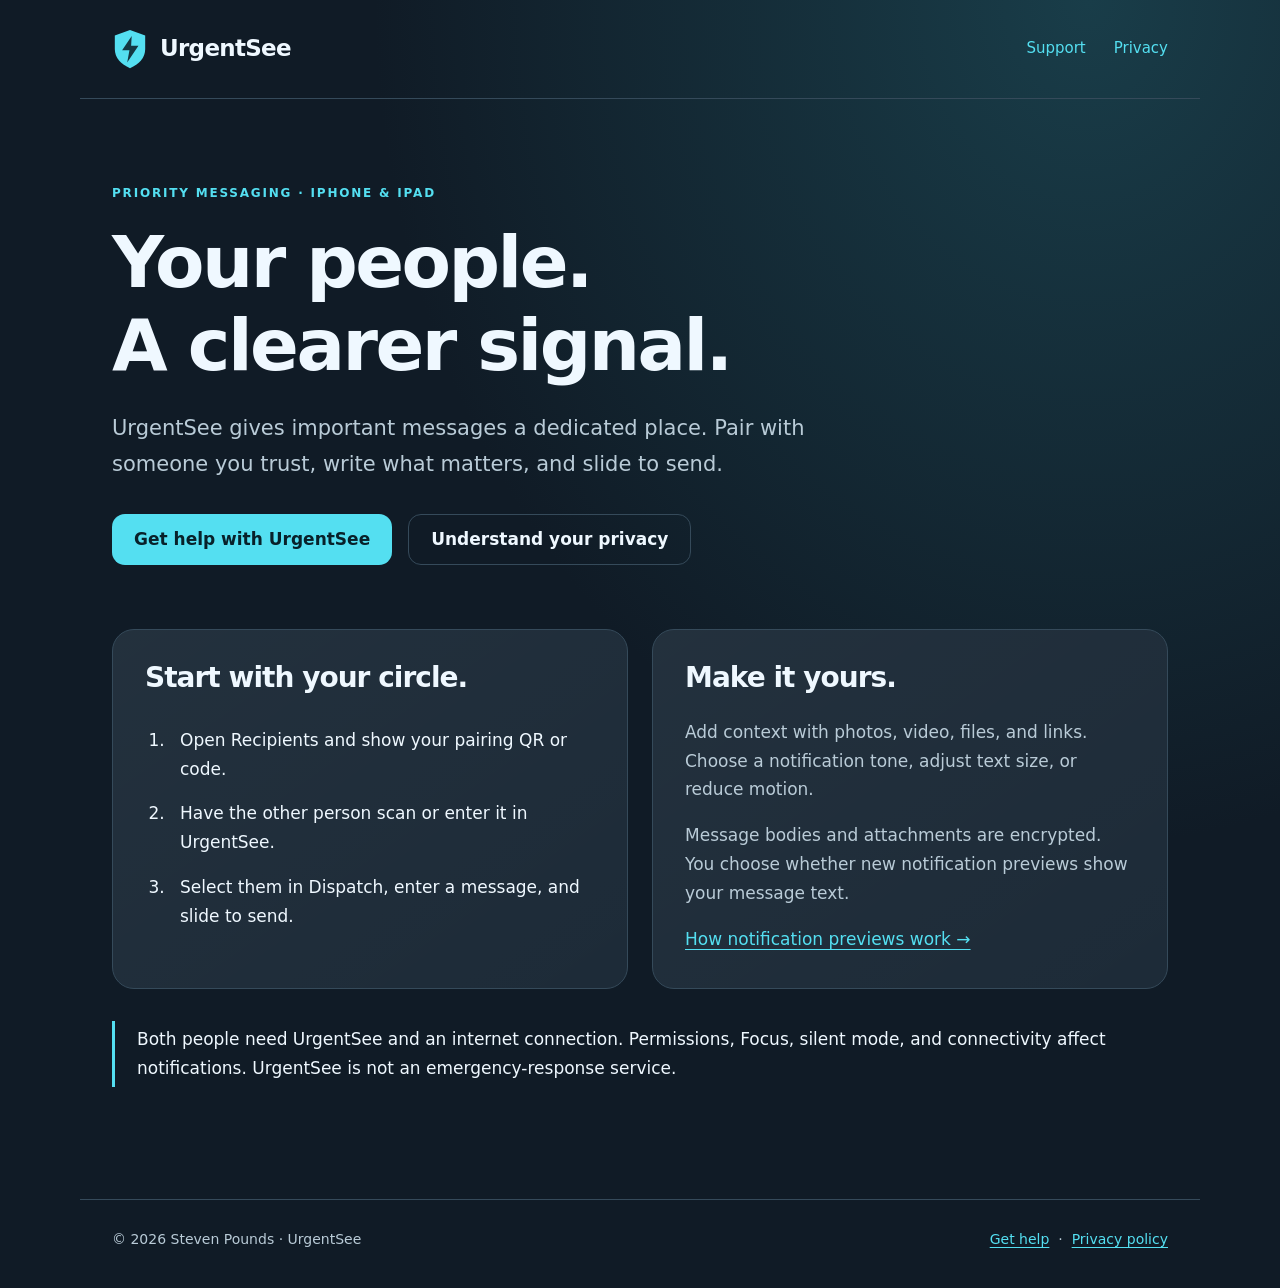
<file: index.html>
<!doctype html>
<html lang="en"><head><meta charset="utf-8"><meta name="viewport" content="width=device-width,initial-scale=1"><meta name="color-scheme" content="dark"><meta name="description" content="Official UrgentSee support, privacy information, and account-deletion guidance."><title>Your circle. A clearer signal. · UrgentSee</title><link rel="icon" href="assets/mark.svg" type="image/svg+xml"><link rel="stylesheet" href="assets/style.css"></head>
<body><a class="skip" href="#main">Skip to content</a><header><a class="brand" href="./"><img src="assets/mark.svg" alt="">UrgentSee</a><nav aria-label="Main navigation"><a href="support.html">Support</a><a href="privacy.html">Privacy</a></nav></header>
<main id="main"><p class="eyebrow">Priority messaging · iPhone &amp; iPad</p><h1>Your people.<br>A clearer signal.</h1><p class="intro">UrgentSee gives important messages a dedicated place. Pair with someone you trust, write what matters, and slide to send.</p><div class="actions"><a class="button" href="support.html">Get help with UrgentSee</a><a class="button secondary" href="privacy.html">Understand your privacy</a></div><div class="grid"><section class="card"><h2>Start with your circle.</h2><ol class="steps"><li>Open Recipients and show your pairing QR or code.</li><li>Have the other person scan or enter it in UrgentSee.</li><li>Select them in Dispatch, enter a message, and slide to send.</li></ol></section><section class="card"><h2>Make it yours.</h2><p>Add context with photos, video, files, and links. Choose a notification tone, adjust text size, or reduce motion.</p><p>Message bodies and attachments are encrypted. You choose whether new notification previews show your message text.</p><a href="privacy.html#previews">How notification previews work →</a></section></div><p class="note">Both people need UrgentSee and an internet connection. Permissions, Focus, silent mode, and connectivity affect notifications. UrgentSee is not an emergency-response service.</p></main>
<footer><p>© 2026 Steven Pounds · UrgentSee</p><p><a href="support.html">Get help</a> &nbsp;·&nbsp; <a href="privacy.html">Privacy policy</a></p></footer></body></html>
</file>
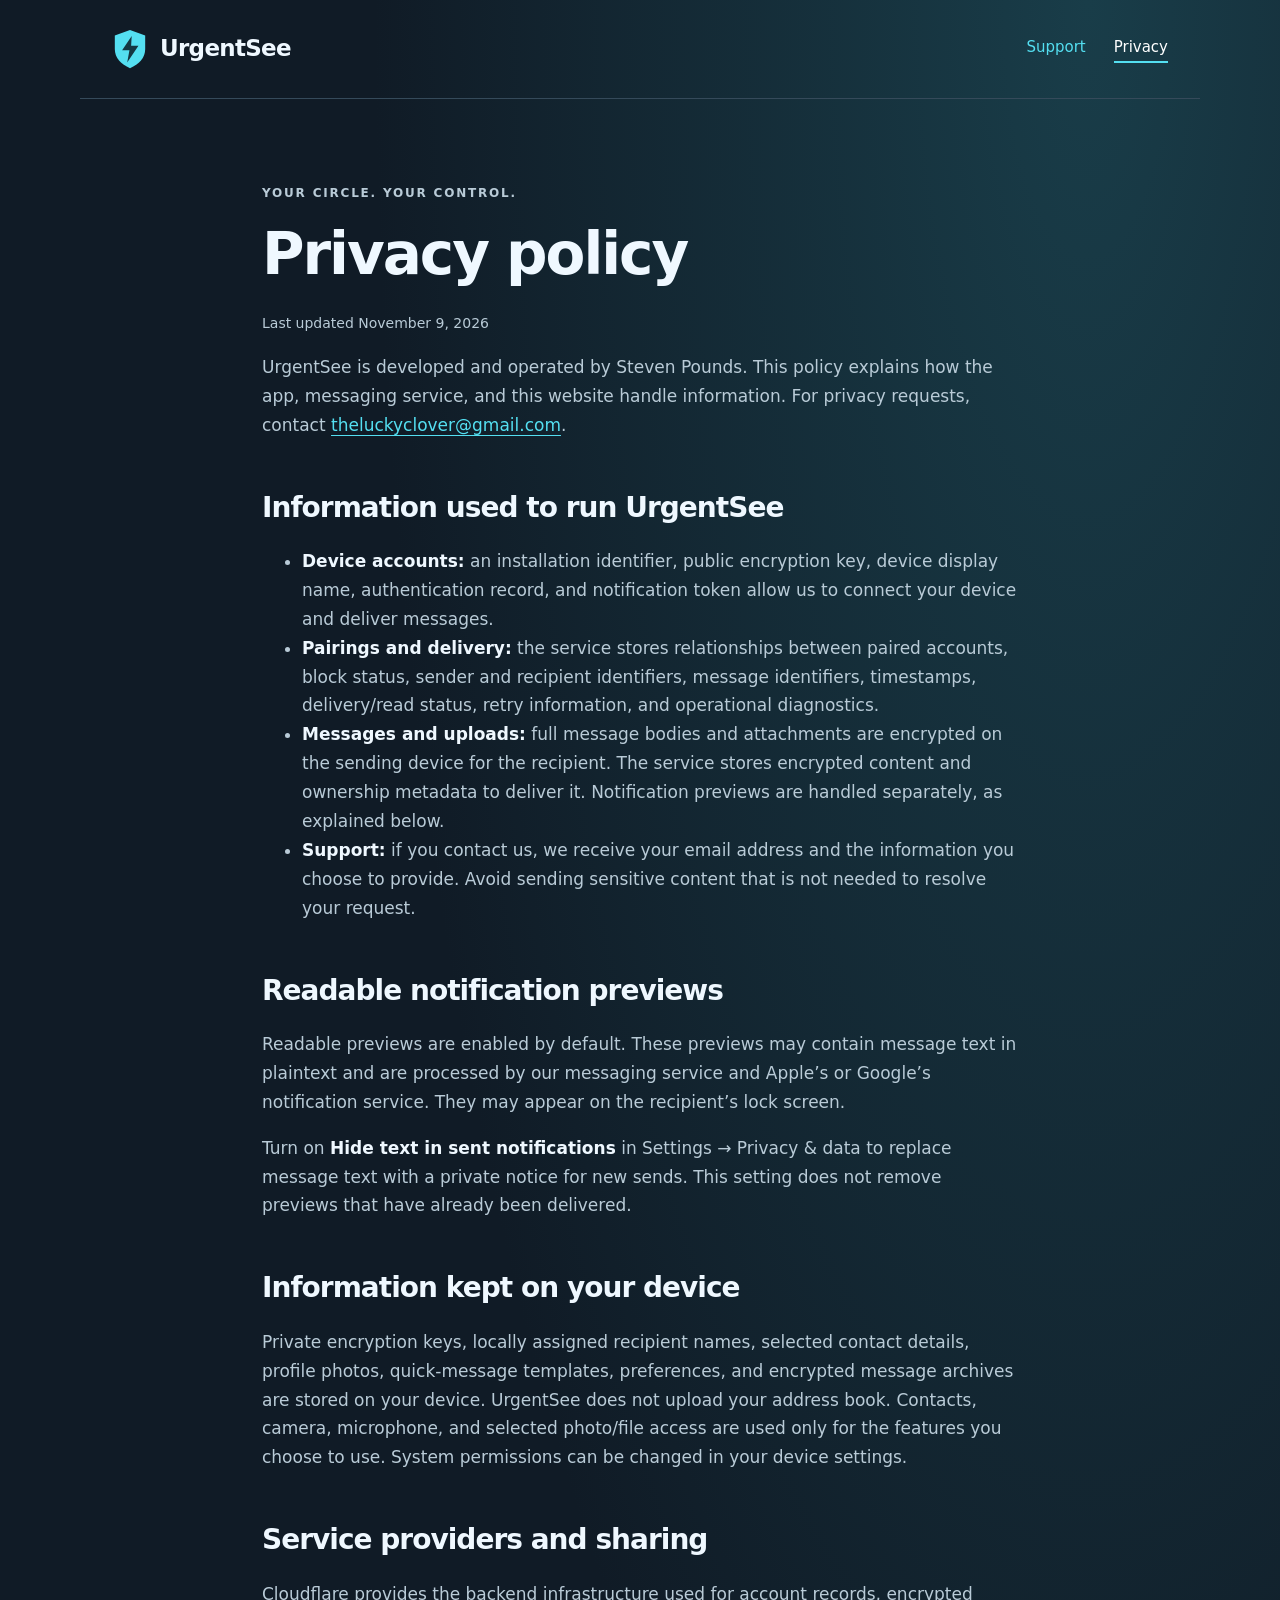
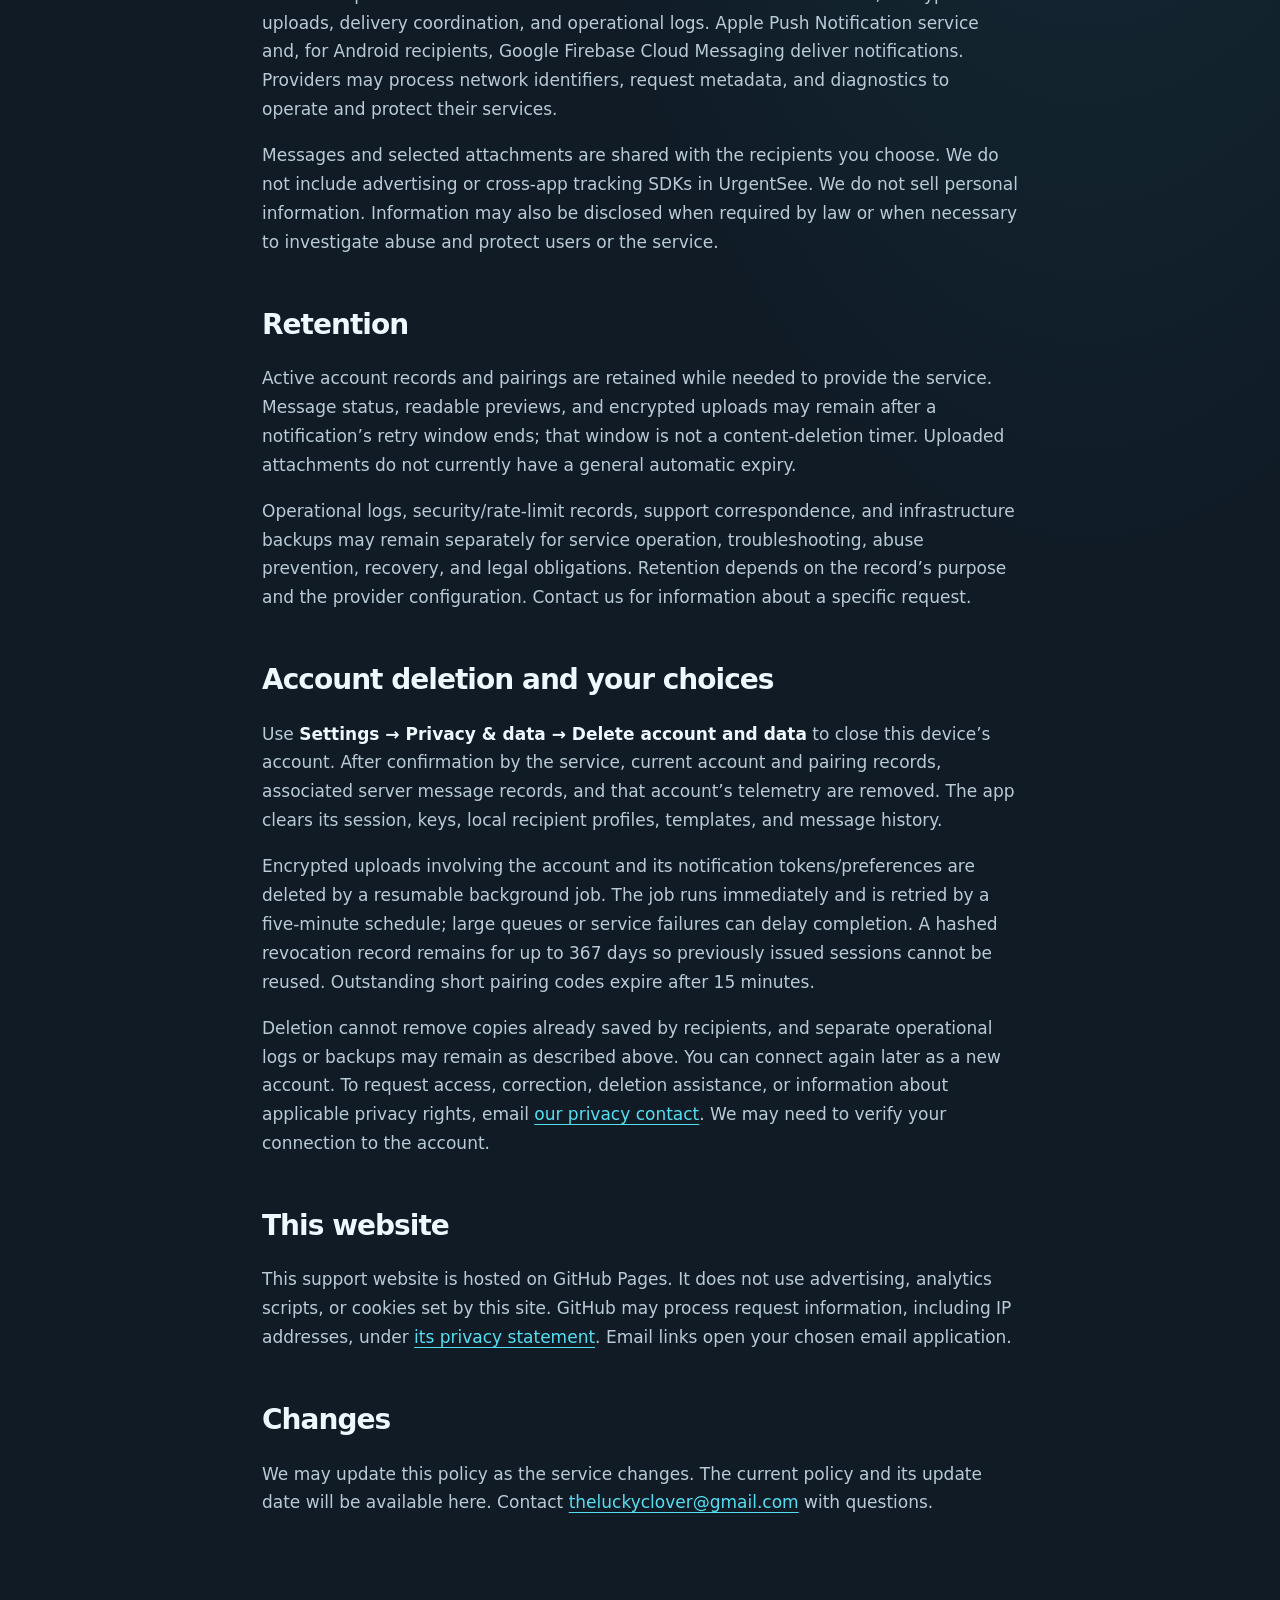
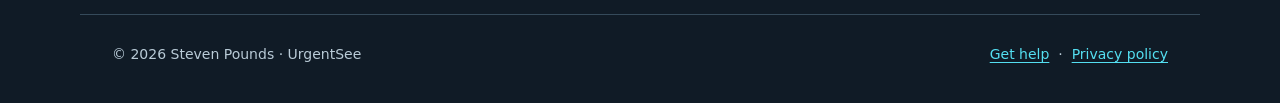
<file: privacy.html>
<!doctype html>
<html lang="en"><head><meta charset="utf-8"><meta name="viewport" content="width=device-width,initial-scale=1"><meta name="color-scheme" content="dark"><meta name="description" content="Official UrgentSee support, privacy information, and account-deletion guidance."><title>Privacy policy · UrgentSee</title><link rel="icon" href="assets/mark.svg" type="image/svg+xml"><link rel="stylesheet" href="assets/style.css"></head>
<body><a class="skip" href="#main">Skip to content</a><header><a class="brand" href="./"><img src="assets/mark.svg" alt="">UrgentSee</a><nav aria-label="Main navigation"><a href="support.html">Support</a><a href="privacy.html" aria-current="page">Privacy</a></nav></header>
<main id="main" class="article"><p class="eyebrow">Your circle. Your control.</p><h1>Privacy policy</h1><p class="meta">Last updated November 9, 2026</p><p>UrgentSee is developed and operated by Steven Pounds. This policy explains how the app, messaging service, and this website handle information. For privacy requests, contact <a href="mailto:theluckyclover@gmail.com">theluckyclover@gmail.com</a>.</p><h2>Information used to run UrgentSee</h2><ul><li><strong>Device accounts:</strong> an installation identifier, public encryption key, device display name, authentication record, and notification token allow us to connect your device and deliver messages.</li><li><strong>Pairings and delivery:</strong> the service stores relationships between paired accounts, block status, sender and recipient identifiers, message identifiers, timestamps, delivery/read status, retry information, and operational diagnostics.</li><li><strong>Messages and uploads:</strong> full message bodies and attachments are encrypted on the sending device for the recipient. The service stores encrypted content and ownership metadata to deliver it. Notification previews are handled separately, as explained below.</li><li><strong>Support:</strong> if you contact us, we receive your email address and the information you choose to provide. Avoid sending sensitive content that is not needed to resolve your request.</li></ul><section id="previews"><h2>Readable notification previews</h2><p>Readable previews are enabled by default. These previews may contain message text in plaintext and are processed by our messaging service and Apple’s or Google’s notification service. They may appear on the recipient’s lock screen.</p><p>Turn on <strong>Hide text in sent notifications</strong> in Settings → Privacy &amp; data to replace message text with a private notice for new sends. This setting does not remove previews that have already been delivered.</p></section><h2>Information kept on your device</h2><p>Private encryption keys, locally assigned recipient names, selected contact details, profile photos, quick-message templates, preferences, and encrypted message archives are stored on your device. UrgentSee does not upload your address book. Contacts, camera, microphone, and selected photo/file access are used only for the features you choose to use. System permissions can be changed in your device settings.</p><h2>Service providers and sharing</h2><p>Cloudflare provides the backend infrastructure used for account records, encrypted uploads, delivery coordination, and operational logs. Apple Push Notification service and, for Android recipients, Google Firebase Cloud Messaging deliver notifications. Providers may process network identifiers, request metadata, and diagnostics to operate and protect their services.</p><p>Messages and selected attachments are shared with the recipients you choose. We do not include advertising or cross-app tracking SDKs in UrgentSee. We do not sell personal information. Information may also be disclosed when required by law or when necessary to investigate abuse and protect users or the service.</p><h2>Retention</h2><p>Active account records and pairings are retained while needed to provide the service. Message status, readable previews, and encrypted uploads may remain after a notification’s retry window ends; that window is not a content-deletion timer. Uploaded attachments do not currently have a general automatic expiry.</p><p>Operational logs, security/rate-limit records, support correspondence, and infrastructure backups may remain separately for service operation, troubleshooting, abuse prevention, recovery, and legal obligations. Retention depends on the record’s purpose and the provider configuration. Contact us for information about a specific request.</p><section id="deletion"><h2>Account deletion and your choices</h2><p>Use <strong>Settings → Privacy &amp; data → Delete account and data</strong> to close this device’s account. After confirmation by the service, current account and pairing records, associated server message records, and that account’s telemetry are removed. The app clears its session, keys, local recipient profiles, templates, and message history.</p><p>Encrypted uploads involving the account and its notification tokens/preferences are deleted by a resumable background job. The job runs immediately and is retried by a five-minute schedule; large queues or service failures can delay completion. A hashed revocation record remains for up to 367 days so previously issued sessions cannot be reused. Outstanding short pairing codes expire after 15 minutes.</p><p>Deletion cannot remove copies already saved by recipients, and separate operational logs or backups may remain as described above. You can connect again later as a new account. To request access, correction, deletion assistance, or information about applicable privacy rights, email <a href="mailto:theluckyclover@gmail.com?subject=UrgentSee%20privacy%20request">our privacy contact</a>. We may need to verify your connection to the account.</p></section><h2>This website</h2><p>This support website is hosted on GitHub Pages. It does not use advertising, analytics scripts, or cookies set by this site. GitHub may process request information, including IP addresses, under <a href="https://docs.github.com/en/site-policy/privacy-policies/github-general-privacy-statement">its privacy statement</a>. Email links open your chosen email application.</p><h2>Changes</h2><p>We may update this policy as the service changes. The current policy and its update date will be available here. Contact <a href="mailto:theluckyclover@gmail.com">theluckyclover@gmail.com</a> with questions.</p></main>
<footer><p>© 2026 Steven Pounds · UrgentSee</p><p><a href="support.html">Get help</a> &nbsp;·&nbsp; <a href="privacy.html">Privacy policy</a></p></footer></body></html>
</file>
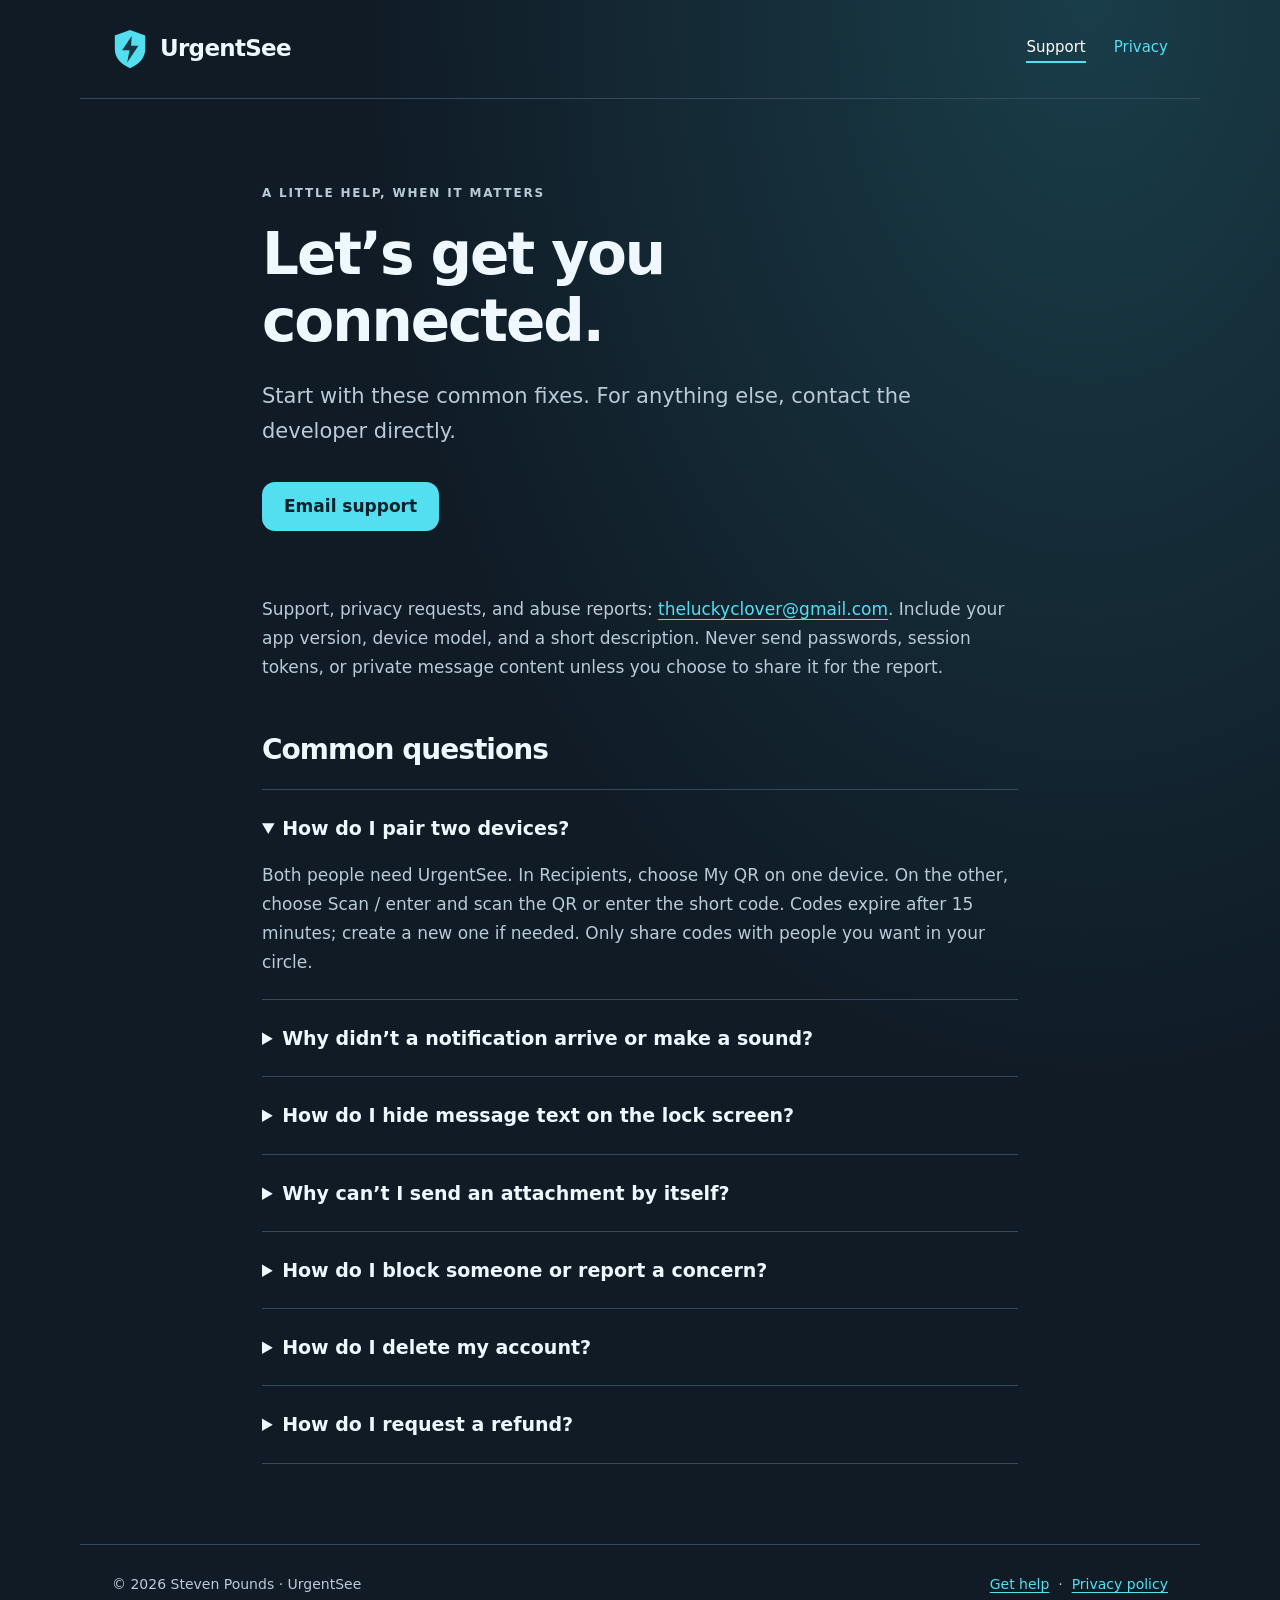
<file: support.html>
<!doctype html>
<html lang="en"><head><meta charset="utf-8"><meta name="viewport" content="width=device-width,initial-scale=1"><meta name="color-scheme" content="dark"><meta name="description" content="Official UrgentSee support, privacy information, and account-deletion guidance."><title>Support · UrgentSee</title><link rel="icon" href="assets/mark.svg" type="image/svg+xml"><link rel="stylesheet" href="assets/style.css"></head>
<body><a class="skip" href="#main">Skip to content</a><header><a class="brand" href="./"><img src="assets/mark.svg" alt="">UrgentSee</a><nav aria-label="Main navigation"><a href="support.html" aria-current="page">Support</a><a href="privacy.html">Privacy</a></nav></header>
<main id="main" class="article"><p class="eyebrow">A little help, when it matters</p><h1>Let’s get you connected.</h1><p class="intro">Start with these common fixes. For anything else, contact the developer directly.</p><div class="actions"><a class="button" href="mailto:theluckyclover@gmail.com?subject=UrgentSee%20support">Email support</a></div><p class="contact">Support, privacy requests, and abuse reports: <a href="mailto:theluckyclover@gmail.com">theluckyclover@gmail.com</a>. Include your app version, device model, and a short description. Never send passwords, session tokens, or private message content unless you choose to share it for the report.</p><section><h2>Common questions</h2><details open><summary>How do I pair two devices?</summary><p>Both people need UrgentSee. In Recipients, choose My QR on one device. On the other, choose Scan / enter and scan the QR or enter the short code. Codes expire after 15 minutes; create a new one if needed. Only share codes with people you want in your circle.</p></details><details><summary>Why didn’t a notification arrive or make a sound?</summary><p>Open Settings → Notifications in UrgentSee and check your system notification settings. Allow alerts and sounds, confirm an internet connection, and review Focus and silent mode. Keep both apps up to date. A successful send is not a guarantee that a notification was displayed or read.</p></details><details><summary>How do I hide message text on the lock screen?</summary><p>In UrgentSee, open Settings → Privacy &amp; data and turn on Hide text in sent notifications. New sends use a private notice. This does not change previews already delivered to another device.</p></details><details><summary>Why can’t I send an attachment by itself?</summary><p>Add a typed or quick message with your attachment, then dismiss the keyboard to reveal Slide to send. You can attach up to four files with a combined size of 25 MB.</p></details><details><summary>How do I block someone or report a concern?</summary><p>Open Recipients, use that person’s actions menu, and choose Block to stop further messages through the pairing. For harassment, objectionable content, or other concerns, email <a href="mailto:theluckyclover@gmail.com?subject=UrgentSee%20abuse%20report">the support contact</a>. Describe what happened and share only the information you want reviewed. Reports are reviewed by the developer; there is no automated monitoring of decrypted message bodies.</p></details><details><summary>How do I delete my account?</summary><p>Open Settings → Privacy &amp; data → Delete account and data. Review the confirmation and choose Delete account. Your device account closes and local history is removed; encrypted uploads are queued for background deletion. Pairings are removed. Copies already saved by recipients may remain. See the <a href="privacy.html#deletion">privacy policy</a> for retained records. If you cannot access the app, email the support contact for help verifying and handling your request.</p></details><details><summary>How do I request a refund?</summary><p>App Store purchases and refunds are managed by Apple. Visit <a href="https://reportaproblem.apple.com/">Apple’s Report a Problem page</a> and follow the options available for your purchase.</p></details></section></main>
<footer><p>© 2026 Steven Pounds · UrgentSee</p><p><a href="support.html">Get help</a> &nbsp;·&nbsp; <a href="privacy.html">Privacy policy</a></p></footer></body></html>
</file>
<file: assets/style.css>
@charset "UTF-8";
:root{color-scheme:dark;--bg:#101b26;--panel:#1d2b38;--text:#eff8ff;--muted:#b9cbd7;--accent:#54dff1;--line:#354a5a;font:17px/1.7 system-ui,-apple-system,BlinkMacSystemFont,"Segoe UI",sans-serif}
*{box-sizing:border-box}body{margin:0;background:radial-gradient(ellipse at 85% 0,#193d49 0,transparent 42rem),var(--bg);color:var(--text)}a{color:var(--accent);text-underline-offset:.22em}a:hover{color:white}a:focus-visible,summary:focus-visible{outline:3px solid var(--accent);outline-offset:6px;border-radius:4px}.skip{position:absolute;top:-100px;left:20px}.skip:focus{top:12px;background:var(--bg);padding:10px;z-index:9}header,main,footer{max-width:1120px;margin:auto;padding-left:32px;padding-right:32px}header{display:flex;align-items:center;justify-content:space-between;gap:24px;padding-top:28px;padding-bottom:28px;border-bottom:1px solid var(--line)}.brand{display:flex;gap:12px;align-items:center;color:var(--text);font-size:23px;font-weight:700;text-decoration:none;letter-spacing:-.7px}.brand img{width:36px;height:42px}nav{display:flex;gap:28px;font-size:15px}nav a{text-decoration:none}nav a[aria-current=page]{color:white;border-bottom:2px solid var(--accent)}main{padding-top:72px;padding-bottom:80px}h1,h2,h3{line-height:1.15;letter-spacing:-.035em}h1{font-size:clamp(38px,6.3vw,72px);font-weight:650;max-width:850px;margin:0 0 24px}h2{font-size:28px;margin-top:52px}h3{font-size:21px;letter-spacing:-.02em}.eyebrow{text-transform:uppercase;font-size:12px;font-weight:700;letter-spacing:.15em;color:var(--accent);margin-bottom:18px}.intro{font-size:21px;color:var(--muted);max-width:720px}.actions{display:flex;flex-wrap:wrap;gap:16px;margin:32px 0 64px}.button{display:inline-flex;align-items:center;justify-content:center;min-height:48px;padding:10px 22px;border-radius:13px;background:var(--accent);color:#08212a;font-weight:700;text-decoration:none}.button:hover{background:#adf3fc;color:#08212a}.button.secondary{background:transparent;color:var(--text);border:1px solid var(--line)}.grid{display:grid;grid-template-columns:1fr 1fr;gap:24px}.card{padding:32px;border:1px solid var(--line);border-radius:22px;background:linear-gradient(145deg,#ffffff07,transparent),var(--panel)}.card h2{margin-top:0}.card p{color:var(--muted)}.steps{padding-left:25px}.steps li{padding:8px 0 8px 10px}.article{max-width:820px}.article h1{font-size:clamp(38px,5vw,58px)}.article p,.article li{color:var(--muted)}.article strong{color:var(--text)}.note{border-left:3px solid var(--accent);padding:4px 0 4px 22px;margin:32px 0}.meta{font-size:14px;color:var(--muted)}details{border-top:1px solid var(--line);padding:22px 0}details:last-child{border-bottom:1px solid var(--line)}summary{cursor:pointer;font-size:19px;font-weight:600;padding-right:20px}details p{margin-bottom:0}footer{display:flex;flex-wrap:wrap;justify-content:space-between;gap:16px;border-top:1px solid var(--line);padding-top:28px;padding-bottom:36px;font-size:14px;color:var(--muted)}footer p{margin:0}.contact{overflow-wrap:anywhere}section{scroll-margin-top:24px}@media(max-width:600px){header,main,footer{padding-left:22px;padding-right:22px}header{flex-wrap:wrap;padding-top:20px;gap:16px}nav{gap:24px}main{padding-top:46px;padding-bottom:52px}.grid{grid-template-columns:1fr}.card{padding:25px}.intro{font-size:19px}.actions{margin-bottom:44px}.button{width:100%}h2{margin-top:38px}}
@media(prefers-reduced-motion:no-preference){a{transition:color .15s,background .15s}}@media print{body{background:white;color:black}.article p,.article li{color:#222}header,footer,.actions{display:none}main{padding:0}a{color:#111}}
</file>
